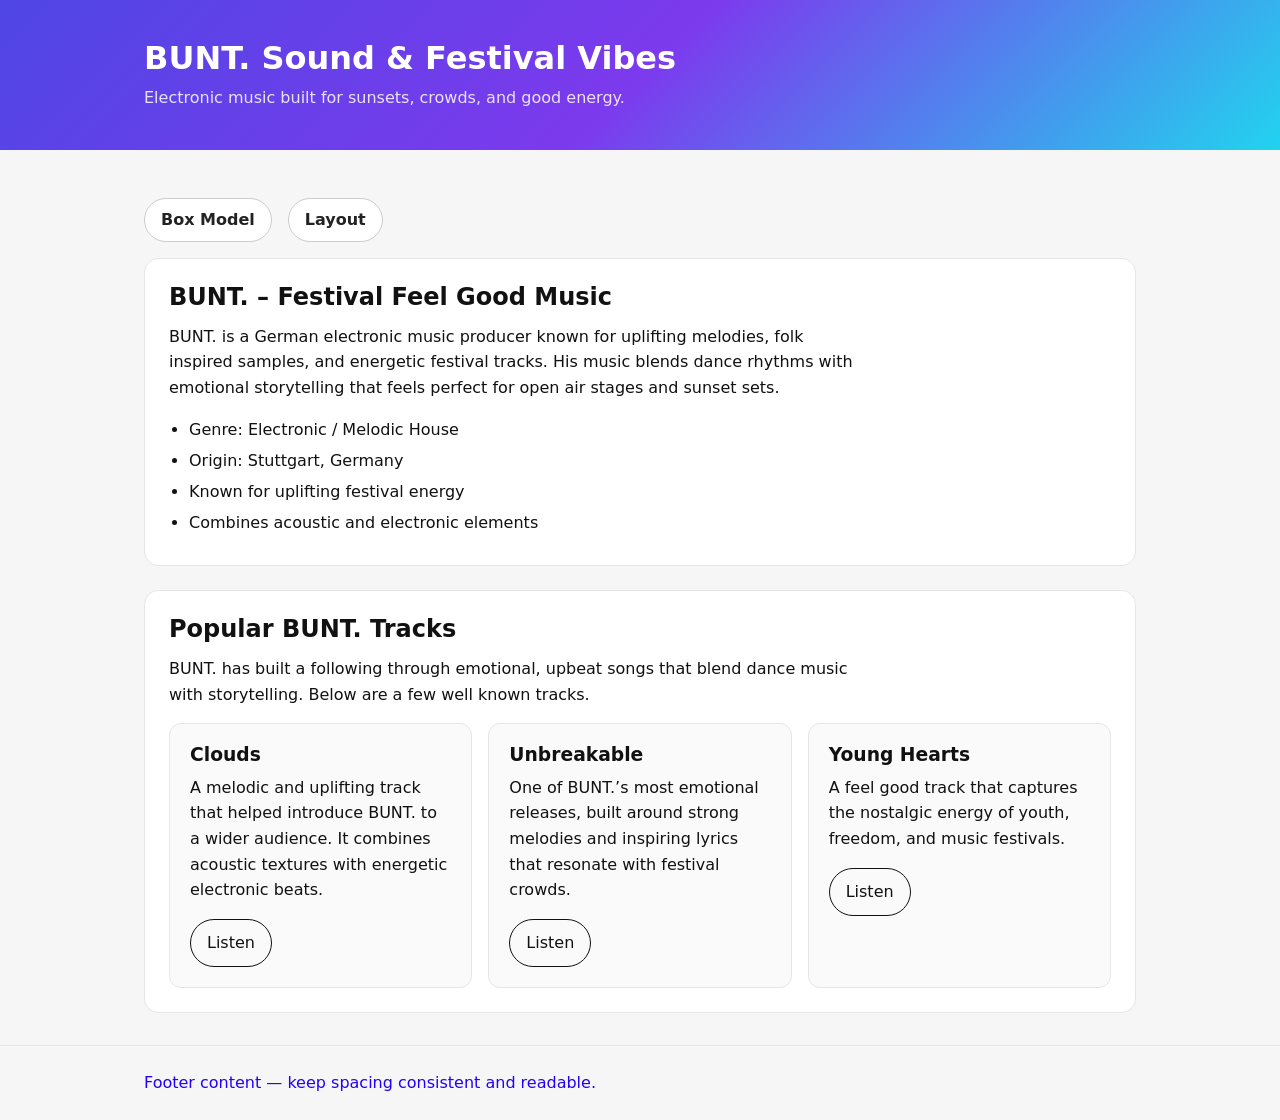
<file: index.html>
<doctype html>
<html lang="en">
<head>
  <meta charset="UTF-8" />
  <meta name="viewport" content="width=device-width, initial-scale=1" />
  <title>Box Practice</title>
  <link rel="stylesheet" href="box_practice.css" />
</head>
<body>

  <header class="site-header">
    <div class="container">
      <h1>BUNT. Sound & Festival Vibes</h1>
<p class="tagline">Electronic music built for sunsets, crowds, and good energy.</p>
    </div>
  </header>
  
  <nav class="site-nav container">
  <a href="index.html">Box Model</a>
  <a href="Layout_practice.html">Layout</a>
</nav>

  <main class="container">
    <section class="card">
      <h2>BUNT. – Festival Feel Good Music </h2>
      <p>
        BUNT. is a German electronic music producer known for uplifting melodies, folk inspired samples, and energetic festival tracks. His music blends dance rhythms with emotional storytelling that feels perfect for open air stages and sunset sets.
      </p>

      <ul class="bullets">
        <li>Genre: Electronic / Melodic House</li>
<li>Origin: Stuttgart, Germany</li>
<li>Known for uplifting festival energy</li>
<li>Combines acoustic and electronic elements</li>
</ul>
    </section>

    <section class="card">
      <h2>Popular BUNT. Tracks</h2>
<p>
BUNT. has built a following through emotional, upbeat songs that blend
dance music with storytelling. Below are a few well known tracks.
</p>

      <div class="grid-demo">
        <article class="mini-card">
          <h3>Clouds</h3>
         <p>
A melodic and uplifting track that helped introduce BUNT. to a wider
audience. It combines acoustic textures with energetic electronic beats.
</p>
          <a class="btn" href="#">Listen</a>
        </article>

        <article class="mini-card">
          <h3>Unbreakable</h3>
          <p>
One of BUNT.’s most emotional releases, built around strong melodies
and inspiring lyrics that resonate with festival crowds.
</p>
          <a class="btn" href="#">Listen</a>
        </article>

        <article class="mini-card">
          <h3>Young Hearts</h3>
         <p>
A feel good track that captures the nostalgic energy of youth,
freedom, and music festivals.
</p>
<a class="btn" href="#">Listen</a>
        </article>
      </div>
    </section>
  </main>

  <footer class="site-footer">
    <div class="container">
      <p>Footer content — keep spacing consistent and readable.</p>
    </div>
  </footer>

</body>
</html>
</file>
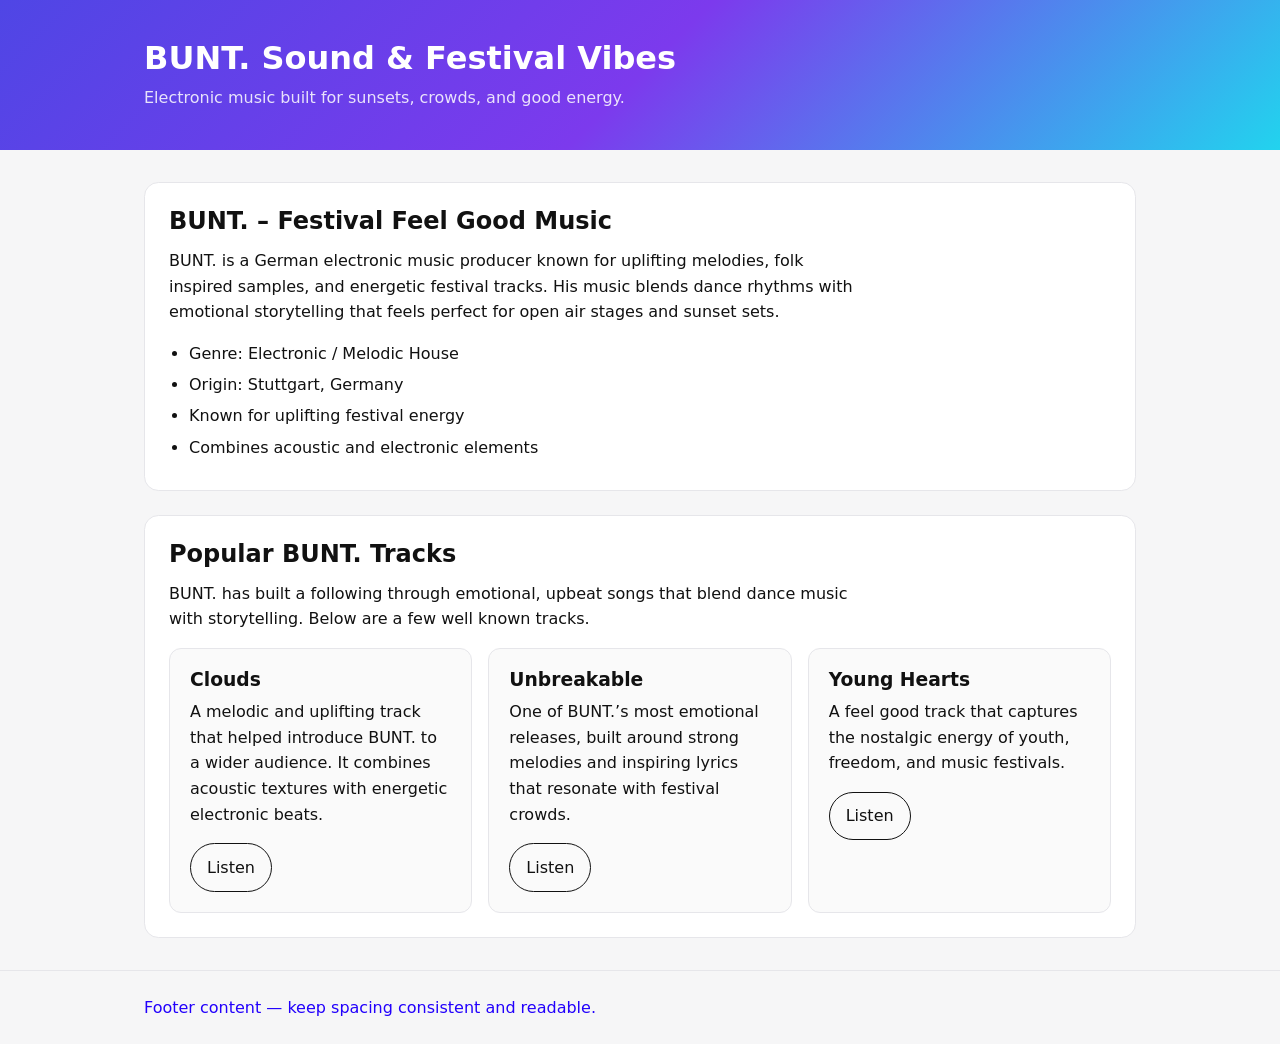
<file: box_practice.html>
<doctype html>
<html lang="en">
<head>
  <meta charset="UTF-8" />
  <meta name="viewport" content="width=device-width, initial-scale=1" />
  <title>Box Practice</title>
  <link rel="stylesheet" href="box_practice.css" />
</head>
<body>

  <header class="site-header">
    <div class="container">
      <h1>BUNT. Sound & Festival Vibes</h1>
<p class="tagline">Electronic music built for sunsets, crowds, and good energy.</p>
    </div>
  </header>

  <main class="container">
    <section class="card">
      <h2>BUNT. – Festival Feel Good Music </h2>
      <p>
        BUNT. is a German electronic music producer known for uplifting melodies, folk inspired samples, and energetic festival tracks. His music blends dance rhythms with emotional storytelling that feels perfect for open air stages and sunset sets.
      </p>

      <ul class="bullets">
        <li>Genre: Electronic / Melodic House</li>
<li>Origin: Stuttgart, Germany</li>
<li>Known for uplifting festival energy</li>
<li>Combines acoustic and electronic elements</li>
</ul>
    </section>

    <section class="card">
      <h2>Popular BUNT. Tracks</h2>
<p>
BUNT. has built a following through emotional, upbeat songs that blend
dance music with storytelling. Below are a few well known tracks.
</p>

      <div class="grid-demo">
        <article class="mini-card">
          <h3>Clouds</h3>
         <p>
A melodic and uplifting track that helped introduce BUNT. to a wider
audience. It combines acoustic textures with energetic electronic beats.
</p>
          <a class="btn" href="#">Listen</a>
        </article>

        <article class="mini-card">
          <h3>Unbreakable</h3>
          <p>
One of BUNT.’s most emotional releases, built around strong melodies
and inspiring lyrics that resonate with festival crowds.
</p>
          <a class="btn" href="#">Listen</a>
        </article>

        <article class="mini-card">
          <h3>Young Hearts</h3>
         <p>
A feel good track that captures the nostalgic energy of youth,
freedom, and music festivals.
</p>
<a class="btn" href="#">Listen</a>
        </article>
      </div>
    </section>
  </main>

  <footer class="site-footer">
    <div class="container">
      <p>Footer content — keep spacing consistent and readable.</p>
    </div>
  </footer>

</body>
</html>
</file>
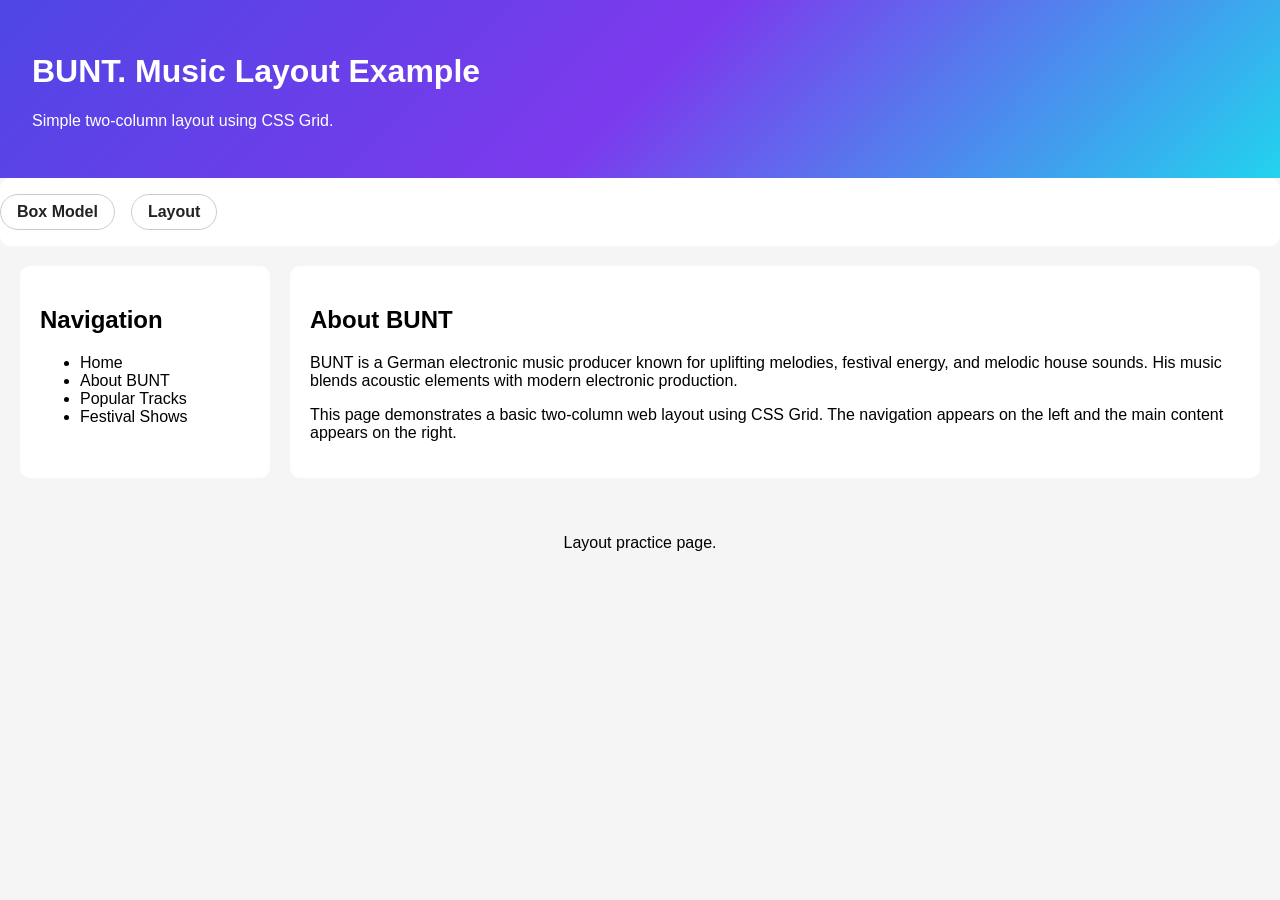
<file: Layout_practice.html>
<!DOCTYPE html>
<html lang="en">

<head>
<meta charset="UTF-8">
<meta name="viewport" content="width=device-width, initial-scale=1">

<title>BUNT Layout Practice</title>

<link rel="stylesheet" href="Layout_practice.css">

</head>

<body>

<header>
<h1>BUNT. Music Layout Example</h1>
<p>Simple two-column layout using CSS Grid.</p>
</header>
  
<nav class="site-nav container">
  <a href="index.html">Box Model</a>
  <a href="Layout_practice.html">Layout</a>
</nav>

<div class="layout">

<nav>
<h2>Navigation</h2>
<ul>
<li>Home</li>
<li>About BUNT</li>
<li>Popular Tracks</li>
<li>Festival Shows</li>
</ul>
</nav>

<main>

<h2>About BUNT</h2>

<p>
BUNT is a German electronic music producer known for uplifting melodies,
festival energy, and melodic house sounds. His music blends acoustic
elements with modern electronic production.
</p>

<p>
This page demonstrates a basic two-column web layout using CSS Grid.
The navigation appears on the left and the main content appears on the right.
</p>

</main>

</div>

<footer>
<p>Layout practice page.</p>
</footer>

</body>

</html>
</file>
<file: box_practice.css>
*,
*::before,
*::after {
  box-sizing: border-box;
}

html {
 
  font-size: 16px;
}

body {
  margin: 0;
  font-family: system-ui, -apple-system, Segoe UI, Roboto, Arial, sans-serif;
  line-height: 1.6;
  background: #f6f6f7;
  color: #111;
}

.container {
  width: min(62rem, 92%);
  margin: 0 auto;
}
.site-header {
  background: linear-gradient(135deg, #4f46e5, #7c3aed, #22d3ee);
  color: #fff;
  padding: 2.5rem 0;
  margin-bottom: 2rem;
}

.site-header h1 {
  margin: 0 0 0.5rem;
  line-height: 1.15;
  font-size: 2rem;
}

.tagline {
  margin: 0;
  opacity: 0.85;
  max-width: 52ch;
}

.card {
  background: #fff;
  border: 1px solid #e6e6ea;
  border-radius: 0.9rem;
  padding: 1.5rem;
  margin: 0 0 1.5rem;
}

.card h2 {
  margin: 0 0 0.75rem;
  line-height: 1.2;
}

.card p {
  margin: 0 0 1rem;
  max-width: 68ch;
}

.bullets {
  margin: 0;
  padding-left: 1.25rem; 
}

.bullets li {
  margin: 0.35rem 0;
}

.grid-demo {
  display: grid;
  grid-template-columns: repeat(3, 1fr);
  gap: 1rem; 
  margin-top: 1rem;
}

.mini-card {
  border: 1px solid #e6e6ea;
  border-radius: 0.75rem;
  padding: 1.25rem;
  background: #fafafa;
}

.mini-card h3 {
  margin: 0 0 0.5rem;
  line-height: 1.2;
}

.mini-card p {
  margin: 0 0 1rem;
}

.btn {
  display: inline-block;
  padding: 0.65rem 1rem;
  border: 1px solid #111;
  border-radius: 999px;
  text-decoration: none;
  color: #111;
}

.btn:hover {
  background: #111;
  color: #fff;
}

.site-footer {
  margin-top: 2rem;
  padding: 1.5rem 0;
  border-top: 1px solid #e6e6ea;
}

.site-footer p {
  margin: 0;
  color: #2200fc;
}

@media (max-width: 900px) {
  .grid-demo {
    grid-template-columns: 1fr;
  }

  .site-header {
    padding: 1.75rem 0;
  }
}
.site-nav {
  display: flex;
  gap: 1rem;
  padding: 1rem 0;
}

.site-nav a {
  text-decoration: none;
  color: #222;
  font-weight: 600;
  padding: 0.5rem 1rem;
  border: 1px solid #ccc;
  border-radius: 999px;
  background: #fff;
}

.site-nav a:hover {
  background: #f3f3f3;
}
</file>
<file: Layout_practice.css>
body {
font-family: Arial, Helvetica, sans-serif;
margin: 0;
background: #f5f5f5;
}

header {
background: linear-gradient(135deg,#4f46e5,#7c3aed,#22d3ee);
color: white;
padding: 2rem;
}

.layout {
display: grid;
grid-template-columns: 250px 1fr;
gap: 20px;
padding: 20px;
}

nav {
background: white;
padding: 20px;
border-radius: 10px;
}

main {
background: white;
padding: 20px;
border-radius: 10px;
}

footer {
padding: 20px;
text-align: center;
}
.site-nav {
  display: flex;
  gap: 1rem;
  padding: 1rem 0;
}

.site-nav a {
  text-decoration: none;
  color: #222;
  font-weight: 600;
  padding: 0.5rem 1rem;
  border: 1px solid #ccc;
  border-radius: 999px;
  background: #fff;
}

.site-nav a:hover {
  background: #f3f3f3;
}
</file>
